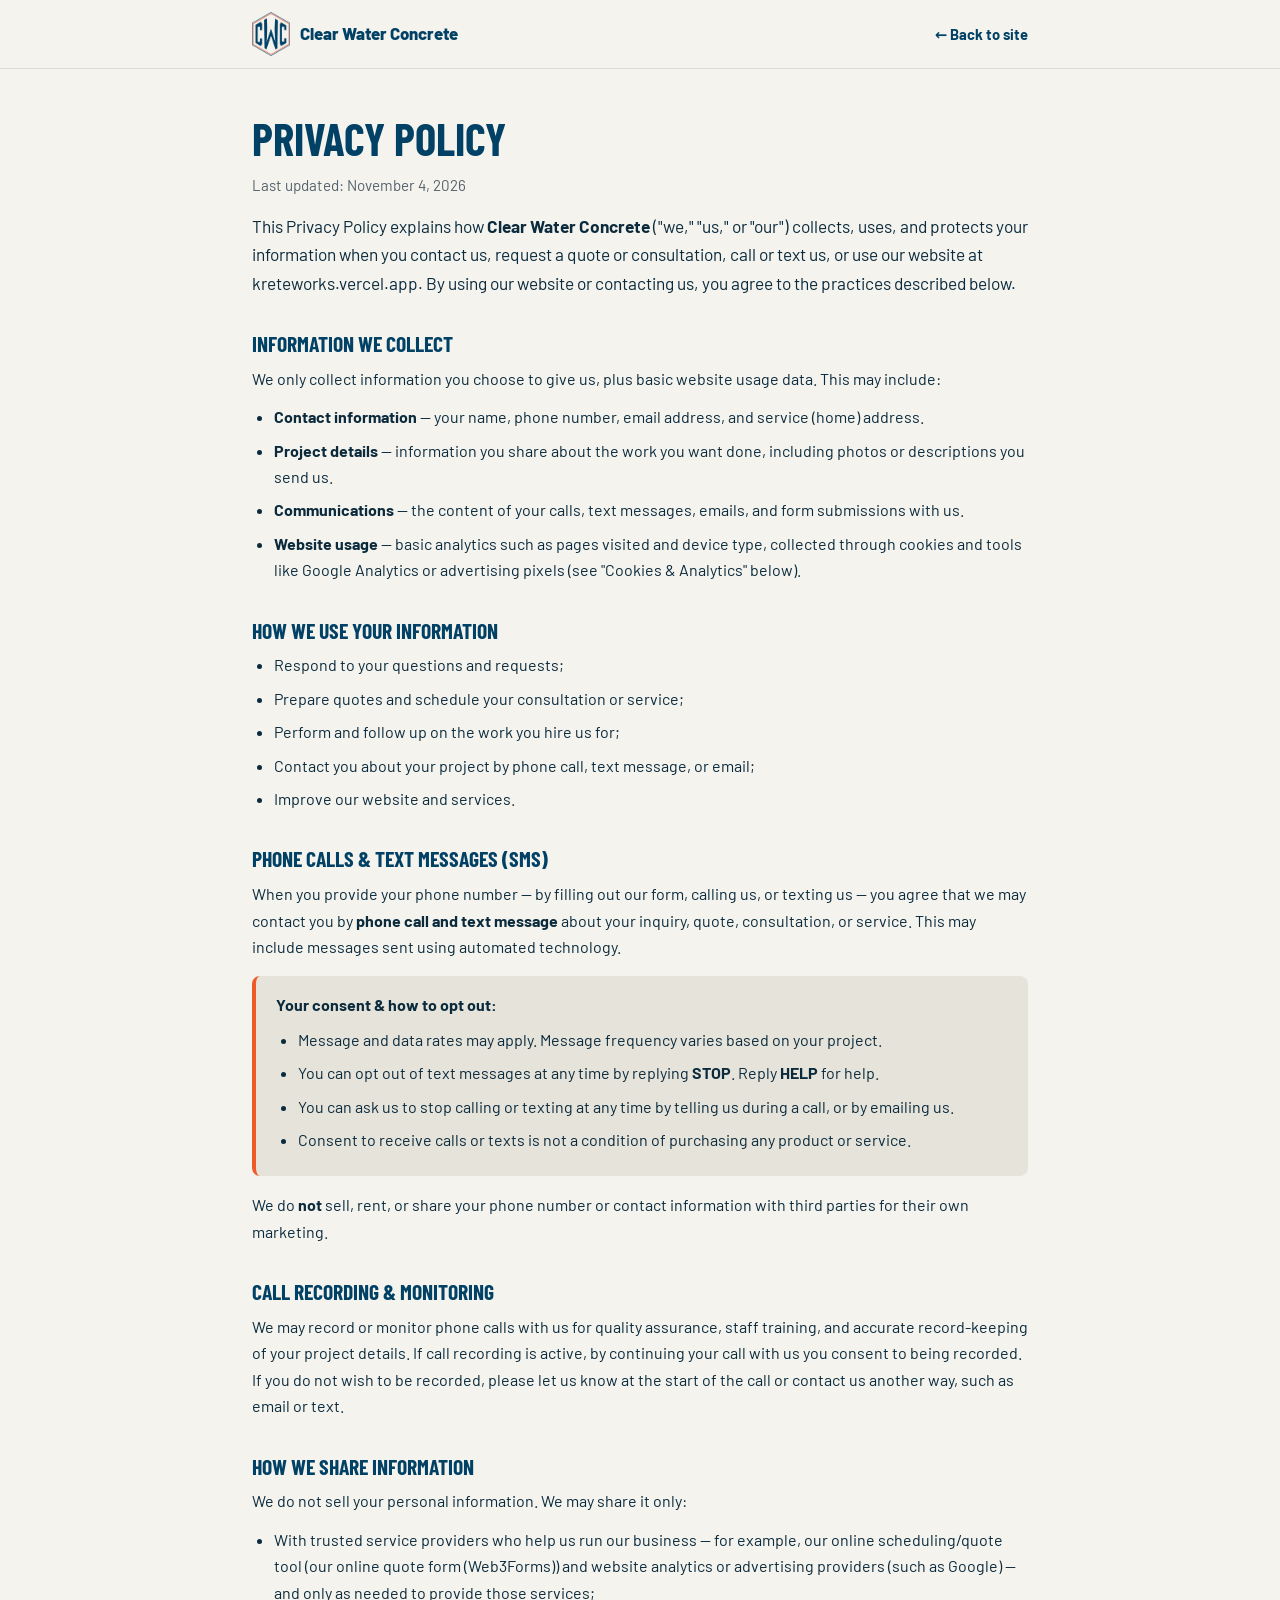
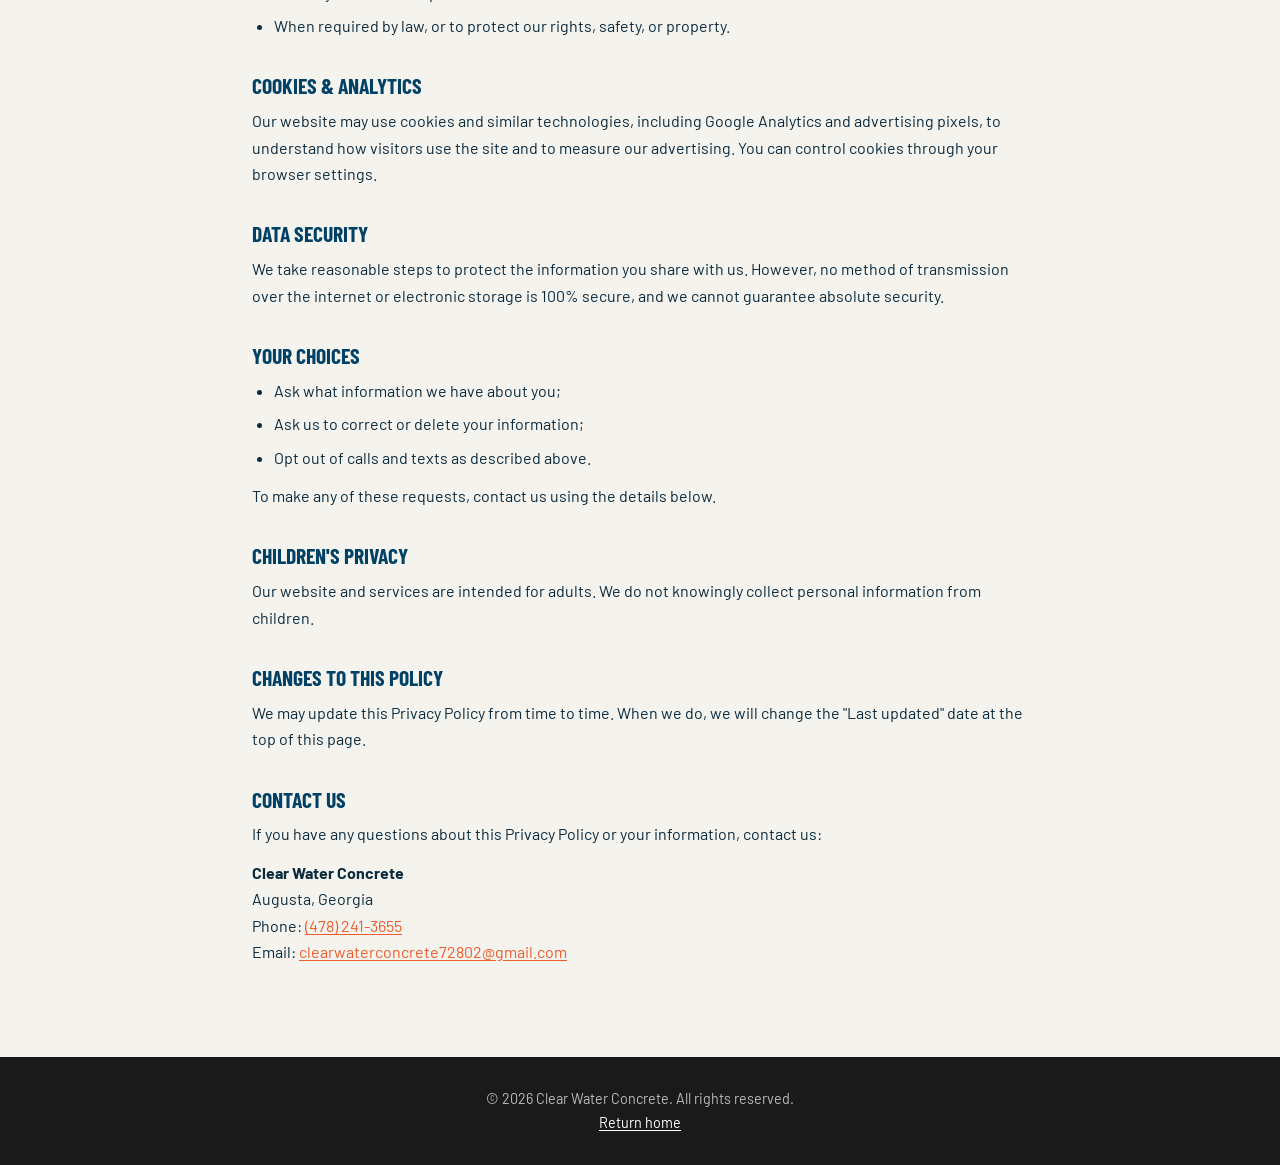
<file: privacy.html>
<!DOCTYPE html>
<html lang="en">
<head>
<meta charset="UTF-8">
<meta name="viewport" content="width=device-width, initial-scale=1.0">
<title>Privacy Policy | Clear Water Concrete</title>
<meta name="description" content="Privacy Policy for Clear Water Concrete — how we collect and use your contact information, phone calls, and text messages.">
<meta name="robots" content="index, follow">
<link rel="icon" href="images/favicon.png">
<link href="https://fonts.googleapis.com/css2?family=Barlow:wght@400;600&family=Barlow+Condensed:wght@800&display=swap" rel="stylesheet">
<style>
  /* Restyle to match the landing page. Neutral defaults below. */
  :root{--ink:#0b2b3d;--brand:#014165;--accent:#f05a29;--bg:#f5f3ee;--bg2:#e6e3db;--muted:#55636c}
  *{margin:0;padding:0;box-sizing:border-box}
  body{font-family:"Barlow",system-ui,sans-serif;color:var(--ink);background:var(--bg);line-height:1.65;-webkit-font-smoothing:antialiased}
  a{color:var(--accent);text-underline-offset:2px}
  h1,h2{color:var(--brand);line-height:1.15;font-family:"Barlow Condensed",system-ui,sans-serif;text-transform:uppercase}
  header{background:var(--bg);border-bottom:1px solid rgba(0,0,0,.1);position:sticky;top:0;z-index:10}
  .hd{max-width:820px;margin:0 auto;padding:12px 22px;display:flex;align-items:center;justify-content:space-between;gap:12px}
  .hd-logo{display:flex;align-items:center;gap:10px;text-decoration:none;color:var(--brand)}
  .hd-logo img{height:44px}
  .hd-logo b{font-weight:800;font-size:1.05rem}
  .hd a.back{font-weight:700;font-size:.92rem;color:var(--brand);text-decoration:none}
  main{max-width:820px;margin:0 auto;padding:44px 22px 80px}
  h1{font-size:clamp(2rem,5vw,2.8rem);margin-bottom:8px}
  .updated{color:var(--muted);font-size:.95rem;margin-bottom:14px}
  .intro{font-size:1.08rem;margin-bottom:10px}
  h2{font-size:1.35rem;margin:34px 0 10px}
  p{margin-bottom:12px}
  ul{margin:0 0 12px 22px}
  li{margin-bottom:7px}
  .callout{background:var(--bg2);border-left:4px solid var(--accent);border-radius:8px;padding:16px 20px;margin:16px 0}
  footer{background:#1a1a1a;color:rgba(255,255,255,.7);padding:30px 22px;text-align:center;font-size:.9rem}
  footer a{color:#fff}
</style>
</head>
<body>
<header>
  <div class="hd">
    <a class="hd-logo" href="index"><img src="images/logo-mark.png" alt="Clear Water Concrete logo"><b>Clear Water Concrete</b></a>
    <a class="back" href="index">← Back to site</a>
  </div>
</header>

<main>
  <h1>Privacy Policy</h1>
  <p class="updated">Last updated: November 4, 2026</p>
  <p class="intro">This Privacy Policy explains how <strong>Clear Water Concrete</strong> ("we," "us," or "our") collects, uses, and protects your information when you contact us, request a quote or consultation, call or text us, or use our website at kreteworks.vercel.app. By using our website or contacting us, you agree to the practices described below.</p>

  <h2>Information We Collect</h2>
  <p>We only collect information you choose to give us, plus basic website usage data. This may include:</p>
  <ul>
    <li><strong>Contact information</strong> — your name, phone number, email address, and service (home) address.</li>
    <li><strong>Project details</strong> — information you share about the work you want done, including photos or descriptions you send us.</li>
    <li><strong>Communications</strong> — the content of your calls, text messages, emails, and form submissions with us.</li>
    <li><strong>Website usage</strong> — basic analytics such as pages visited and device type, collected through cookies and tools like Google Analytics or advertising pixels (see "Cookies &amp; Analytics" below).</li>
  </ul>

  <h2>How We Use Your Information</h2>
  <ul>
    <li>Respond to your questions and requests;</li>
    <li>Prepare quotes and schedule your consultation or service;</li>
    <li>Perform and follow up on the work you hire us for;</li>
    <li>Contact you about your project by phone call, text message, or email;</li>
    <li>Improve our website and services.</li>
  </ul>

  <h2>Phone Calls &amp; Text Messages (SMS)</h2>
  <p>When you provide your phone number — by filling out our form, calling us, or texting us — you agree that we may contact you by <strong>phone call and text message</strong> about your inquiry, quote, consultation, or service. This may include messages sent using automated technology.</p>
  <div class="callout">
    <p style="margin-bottom:8px"><strong>Your consent &amp; how to opt out:</strong></p>
    <ul style="margin-bottom:0">
      <li>Message and data rates may apply. Message frequency varies based on your project.</li>
      <li>You can opt out of text messages at any time by replying <strong>STOP</strong>. Reply <strong>HELP</strong> for help.</li>
      <li>You can ask us to stop calling or texting at any time by telling us during a call, or by emailing us.</li>
      <li>Consent to receive calls or texts is not a condition of purchasing any product or service.</li>
    </ul>
  </div>
  <p>We do <strong>not</strong> sell, rent, or share your phone number or contact information with third parties for their own marketing.</p>

  <h2>Call Recording &amp; Monitoring</h2>
  <p>We may record or monitor phone calls with us for quality assurance, staff training, and accurate record-keeping of your project details. If call recording is active, by continuing your call with us you consent to being recorded. If you do not wish to be recorded, please let us know at the start of the call or contact us another way, such as email or text.</p>

  <h2>How We Share Information</h2>
  <p>We do not sell your personal information. We may share it only:</p>
  <ul>
    <li>With trusted service providers who help us run our business — for example, our online scheduling/quote tool (our online quote form (Web3Forms)) and website analytics or advertising providers (such as Google) — and only as needed to provide those services;</li>
    <li>When required by law, or to protect our rights, safety, or property.</li>
  </ul>

  <h2>Cookies &amp; Analytics</h2>
  <p>Our website may use cookies and similar technologies, including Google Analytics and advertising pixels, to understand how visitors use the site and to measure our advertising. You can control cookies through your browser settings.</p>

  <h2>Data Security</h2>
  <p>We take reasonable steps to protect the information you share with us. However, no method of transmission over the internet or electronic storage is 100% secure, and we cannot guarantee absolute security.</p>

  <h2>Your Choices</h2>
  <ul>
    <li>Ask what information we have about you;</li>
    <li>Ask us to correct or delete your information;</li>
    <li>Opt out of calls and texts as described above.</li>
  </ul>
  <p>To make any of these requests, contact us using the details below.</p>

  <h2>Children's Privacy</h2>
  <p>Our website and services are intended for adults. We do not knowingly collect personal information from children.</p>

  <h2>Changes to This Policy</h2>
  <p>We may update this Privacy Policy from time to time. When we do, we will change the "Last updated" date at the top of this page.</p>

  <h2>Contact Us</h2>
  <p>If you have any questions about this Privacy Policy or your information, contact us:</p>
  <p>
    <strong>Clear Water Concrete</strong><br>
    Augusta, Georgia<br>
    Phone: <a href="tel:+14782413655">(478) 241-3655</a><br>
    Email: <a href="mailto:clearwaterconcrete72802@gmail.com">clearwaterconcrete72802@gmail.com</a>
  </p>
</main>

<footer>
  <div>© <span id="yr"></span> Clear Water Concrete. All rights reserved.</div>
  <div><a href="index">Return home</a></div>
</footer>
<script>document.getElementById('yr').textContent=new Date().getFullYear();</script>
</body>
</html>
</file>
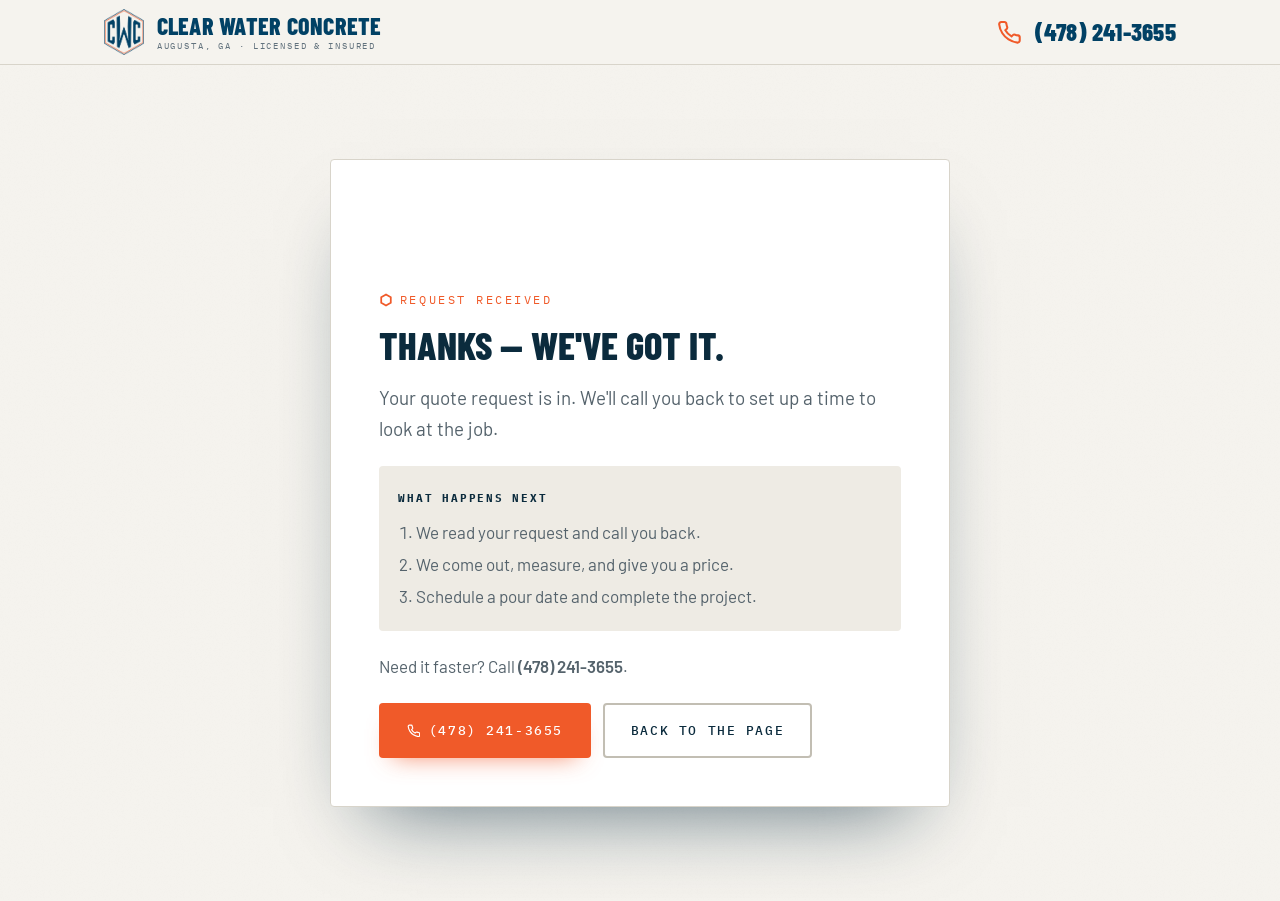
<file: thank-you.html>
<!DOCTYPE html>
<html lang="en">
<head>
<meta charset="UTF-8">
<meta name="viewport" content="width=device-width, initial-scale=1.0">
<!-- Google Ads tag (account 337-956-3454) -->
<script async src="https://www.googletagmanager.com/gtag/js?id=AW-17940849498"></script>
<script>
  window.dataLayer = window.dataLayer || []; function gtag(){ dataLayer.push(arguments); }
  gtag('js', new Date());
  gtag('config', 'AW-17940849498');
  gtag('config', 'AW-17940849498/zwdtCPyo-PkbENrG7upC', { 'phone_conversion_number': '(478) 241-3655' });
</script>
<title>Thanks — Clear Water Concrete</title>
<meta name="robots" content="noindex, nofollow">
<link rel="icon" href="images/favicon.png">
<link rel="preconnect" href="https://fonts.googleapis.com">
<link rel="preconnect" href="https://fonts.gstatic.com" crossorigin>
<link href="https://fonts.googleapis.com/css2?family=Barlow:wght@400;500;600&family=Barlow+Condensed:wght@700;800&family=IBM+Plex+Mono:wght@500&display=swap" rel="stylesheet">
<link rel="stylesheet" href="css/styles.css">
<style>
  .ty { min-height: calc(100vh - 64px); display: grid; place-items: center; padding: clamp(2rem, 6vw, 5rem) var(--gutter); }
  .card { max-width: 620px; width: 100%; background: #fff; border: 1px solid var(--line); border-radius: var(--radius); box-shadow: var(--shadow-lg); padding: clamp(1.8rem, 5vw, 3rem); }
  .check { width: 60px; height: 60px; border-radius: 50%; background: var(--blue); color: #fff; display: grid; place-items: center; margin-bottom: 1.2rem; }
  .check svg { width: 30px; height: 30px; }
  .card h1 { font-size: clamp(1.7rem, 4vw, 2.4rem); text-transform: uppercase; margin-bottom: .8rem; }
  .next { background: var(--paper-2); border-left: 3px solid var(--blue); padding: 1rem 1.2rem; margin: 1.4rem 0; border-radius: var(--radius); }
  .next b { font-family: var(--mono); font-size: .7rem; letter-spacing: .16em; text-transform: uppercase; color: var(--blue); }
  .next ol { margin: .6rem 0 0 1.1rem; padding: 0; color: var(--muted); }
  .next li { margin-bottom: .3rem; }
  .btns { display: flex; flex-wrap: wrap; gap: .8rem; margin-top: 1.4rem; }
</style>
</head>
<body>
<header class="site-header">
  <div class="wrap">
    <div class="brand"><img src="images/logo-mark.png" alt="Clear Water Concrete logo" width="382" height="440"><span class="brand-txt"><b>Clear Water Concrete</b><span>Augusta, GA · Licensed &amp; Insured</span></span></div>
    <a class="header-phone" href="tel:+14782413655"><svg viewBox="0 0 24 24" fill="none" stroke="currentColor" stroke-width="2"><path d="M22 16.92v3a2 2 0 0 1-2.18 2 19.79 19.79 0 0 1-8.63-3.07 19.5 19.5 0 0 1-6-6 19.79 19.79 0 0 1-3.07-8.67A2 2 0 0 1 4.11 2h3a2 2 0 0 1 2 1.72c.13.96.36 1.9.7 2.81a2 2 0 0 1-.45 2.11L8.09 9.91a16 16 0 0 0 6 6l1.27-1.27a2 2 0 0 1 2.11-.45c.9.34 1.85.57 2.81.7A2 2 0 0 1 22 16.92z"/></svg><span class="num">(478) 241-3655</span></a>
  </div>
</header>

<main class="ty">
  <div class="card">
    <div class="check"><svg viewBox="0 0 24 24" fill="none" stroke="currentColor" stroke-width="3" stroke-linecap="round" stroke-linejoin="round"><polyline points="20 6 9 17 4 12"/></svg></div>
    <p class="eyebrow">Request Received</p>
    <h1>Thanks — we've got it.</h1>
    <p class="lead">Your quote request is in. We'll call you back to set up a time to look at the job.</p>
    <div class="next">
      <b>What happens next</b>
      <ol>
        <li>We read your request and call you back.</li>
        <li>We come out, measure, and give you a price.</li>
        <li>Schedule a pour date and complete the project.</li>
      </ol>
    </div>
    <p style="color:var(--muted);margin:0">Need it faster? Call <a href="tel:+14782413655" style="color:var(--blue);font-weight:600">(478) 241-3655</a>.</p>
    <div class="btns">
      <a class="btn btn-primary" href="tel:+14782413655"><svg viewBox="0 0 24 24" fill="none" stroke="currentColor" stroke-width="2"><path d="M22 16.92v3a2 2 0 0 1-2.18 2 19.79 19.79 0 0 1-8.63-3.07 19.5 19.5 0 0 1-6-6 19.79 19.79 0 0 1-3.07-8.67A2 2 0 0 1 4.11 2h3a2 2 0 0 1 2 1.72c.13.96.36 1.9.7 2.81a2 2 0 0 1-.45 2.11L8.09 9.91a16 16 0 0 0 6 6l1.27-1.27a2 2 0 0 1 2.11-.45c.9.34 1.85.57 2.81.7A2 2 0 0 1 22 16.92z"/></svg>(478) 241-3655</a>
      <a class="btn btn-ghost" href="index">Back to the page</a>
    </div>
  </div>
</main>

<script>
  // Google Ads "Quote form" conversion ("Website Lead Form Submission", action 7503513298)
  try { if (typeof gtag === 'function') gtag('event', 'conversion', { 'send_to': 'AW-17940849498/oy7LCNKN-vkbENrG7upC' }); } catch (e) {}
</script>
</body>
</html>
</file>
<file: css/styles.css>
/* =========================================================
   Clear Water Concrete — landing page design system
   Built off the Holdeman / Krete Works pattern (Kennedy's pick),
   re-skinned to the CWC logo: deep navy + orange on a warm
   concrete-white, hexagon motif from the logo badge.
   ========================================================= */

:root {
  /* Brand (sampled from the logo file) */
  --navy:     #014165;   /* logo navy */
  --ink:      #0b2b3d;   /* text */
  --black:    #06283c;   /* dark bands (deep navy) */
  --black-2:  #041d2c;
  --accent:   #f05a29;   /* logo orange */
  --accent-2: #d54a1c;   /* hover */
  --accent-3: #ff9166;   /* light accent on dark */
  --accent-tint:#fde9e1;

  /* Concrete neutrals */
  --paper:    #f5f3ee;
  --paper-2:  #eeebe4;
  --concrete: #e6e3db;
  --line:     #d8d4ca;
  --line-dk:  #c2beb3;
  --steel:    #62727d;
  --muted:    #55636c;

  /* Type */
  --display: "Barlow Condensed", "Arial Narrow", system-ui, sans-serif;
  --body:    "Barlow", system-ui, sans-serif;
  --mono:    "IBM Plex Mono", ui-monospace, monospace;

  /* Rhythm */
  --wrap: 1200px;
  --gutter: clamp(20px, 5vw, 64px);
  --radius: 4px;
  --shadow: 0 1px 2px rgba(6,40,60,.06), 0 18px 40px -24px rgba(6,40,60,.35);
  --shadow-lg: 0 40px 80px -40px rgba(6,40,60,.65);
  --header-h: 64px;
}

* { box-sizing: border-box; }

html { scroll-behavior: smooth; -webkit-text-size-adjust: 100%; background: var(--black); }

body {
  margin: 0;
  font-family: var(--body);
  color: var(--ink);
  background: var(--paper);
  line-height: 1.6;
  font-size: 17px;
  -webkit-font-smoothing: antialiased;
  overflow-x: hidden;
}

img { max-width: 100%; display: block; }
a { color: inherit; text-decoration: none; }

/* ---- Concrete grain overlay ---- */
body::before {
  content: "";
  position: fixed;
  inset: 0;
  z-index: 0;
  pointer-events: none;
  opacity: .5;
  background-image: url("data:image/svg+xml,%3Csvg xmlns='http://www.w3.org/2000/svg' width='140' height='140'%3E%3Cfilter id='n'%3E%3CfeTurbulence type='fractalNoise' baseFrequency='0.85' numOctaves='2' stitchTiles='stitch'/%3E%3C/filter%3E%3Crect width='100%25' height='100%25' filter='url(%23n)' opacity='0.035'/%3E%3C/svg%3E");
}
body > * { position: relative; z-index: 1; }

/* =========================================================
   Layout helpers
   ========================================================= */
.wrap { max-width: var(--wrap); margin-inline: auto; padding-inline: var(--gutter); }
.section { padding-block: clamp(60px, 8.5vw, 120px); }
.band { background: var(--concrete); border-block: 1px solid var(--line); }

/* Eyebrow with the logo chevron */
.eyebrow {
  font-family: var(--mono);
  font-size: .72rem;
  letter-spacing: .22em;
  text-transform: uppercase;
  color: var(--accent);
  display: inline-flex;
  align-items: center;
  gap: .6em;
  margin: 0 0 1.1rem;
  flex-wrap: wrap;
  max-width: 100%;
}
.eyebrow::before {
  content: "";
  width: 14px; height: 14px;
  display: inline-block;
  background: url("data:image/svg+xml,%3Csvg xmlns='http://www.w3.org/2000/svg' viewBox='0 0 24 24'%3E%3Cpath d='M12 2.5l8.2 4.75v9.5L12 21.5l-8.2-4.75v-9.5z' fill='none' stroke='%23f05a29' stroke-width='3'/%3E%3C/svg%3E") center/contain no-repeat;
}
.eyebrow.on-dark { color: var(--accent-3); }

h1, h2, h3 { font-family: var(--display); font-weight: 800; line-height: 1.02; letter-spacing: -.01em; margin: 0; }

.h-xl { font-size: clamp(2.4rem, 6.6vw, 5rem); text-transform: uppercase; letter-spacing: -.02em; line-height: .96; }
.h-lg { font-size: clamp(1.9rem, 4.4vw, 3.2rem); text-transform: uppercase; }
.h-md { font-size: clamp(1.35rem, 2.4vw, 1.85rem); }
.accent { color: var(--accent); font-style: italic; }

.lead { font-size: clamp(1.02rem, 1.5vw, 1.18rem); color: var(--muted); max-width: 60ch; }

/* =========================================================
   Buttons
   ========================================================= */
.btn {
  --pad-y: .95rem;
  display: inline-flex;
  align-items: center;
  gap: .65em;
  padding: var(--pad-y) 1.6rem;
  font-family: var(--mono);
  font-size: .82rem;
  letter-spacing: .12em;
  text-transform: uppercase;
  font-weight: 500;
  border-radius: var(--radius);
  border: 2px solid transparent;
  cursor: pointer;
  transition: transform .18s ease, background .18s ease, color .18s ease, box-shadow .18s ease;
  white-space: nowrap;
  min-height: 44px;
}
.btn svg { width: 1.05em; height: 1.05em; }
.btn-primary { background: var(--accent); color: #fff; box-shadow: 0 12px 24px -14px rgba(240,90,41,.75); }
.btn-primary:hover { background: var(--accent-2); transform: translateY(-2px); }
.btn-ghost { background: transparent; border-color: var(--line-dk); color: var(--ink); }
.btn-ghost:hover { border-color: var(--ink); transform: translateY(-2px); }
.btn-ghost.on-dark { border-color: rgba(255,255,255,.28); color: #fff; }
.btn-ghost.on-dark:hover { border-color: #fff; background: rgba(255,255,255,.06); }
.btn-lg { --pad-y: 1.15rem; font-size: .86rem; padding-inline: 2rem; }

/* =========================================================
   Info bar (above the header)
   ========================================================= */
.info-bar {
  position: relative;
  z-index: 60;              /* above the header's shield */
  background: var(--black);
  color: rgba(255,255,255,.72);
  font-family: var(--mono);
  font-size: .68rem;
  letter-spacing: .1em;
  text-transform: uppercase;
}
.info-bar .wrap { display: flex; justify-content: space-between; align-items: center; gap: 1rem; padding-block: .45rem; }
.info-bar span { display: inline-flex; align-items: center; gap: .45em; white-space: nowrap; }
.info-bar svg { width: 12px; height: 12px; color: var(--accent-3); }
.info-bar .dot { width: 7px; height: 7px; border-radius: 50%; background: #3fd17a; box-shadow: 0 0 0 0 rgba(63,209,122,.6); animation: pulse 2s infinite; }
@keyframes pulse { 0% { box-shadow: 0 0 0 0 rgba(63,209,122,.55); } 70% { box-shadow: 0 0 0 7px rgba(63,209,122,0); } 100% { box-shadow: 0 0 0 0 rgba(63,209,122,0); } }
@media (max-width: 720px) {
  .hide-m { display: none !important; }
}

/* =========================================================
   Header (sticky + Safari shield)
   ========================================================= */
.site-header {
  position: sticky;
  top: 0;
  z-index: 50;
  background: var(--paper);
  border-bottom: 1px solid var(--line);
}
.site-header::before {
  content: "";
  position: absolute;
  left: 0; right: 0;
  bottom: 100%;
  height: 100vh;
  background: var(--paper);
  pointer-events: none;
}
.site-header .wrap {
  display: flex;
  align-items: center;
  justify-content: space-between;
  gap: 1rem;
  padding-block: .55rem;
  min-height: var(--header-h);
}
.brand { display: flex; align-items: center; gap: .8rem; }
.brand img { height: 48px; width: auto; }
.brand-txt { display: flex; flex-direction: column; line-height: 1; }
.brand-txt b { font-family: var(--display); font-weight: 800; text-transform: uppercase; letter-spacing: -.01em; font-size: 1.02rem; }
.brand-txt span { font-family: var(--mono); font-size: .58rem; letter-spacing: .2em; text-transform: uppercase; color: var(--steel); margin-top: 3px; }
.header-phone {
  font-family: var(--display);
  font-weight: 800;
  font-size: 1.15rem;
  letter-spacing: .01em;
  display: inline-flex;
  align-items: center;
  gap: .5em;
  min-height: 44px;
}
.header-phone svg { width: 1em; height: 1em; color: var(--accent); }
@media (max-width: 720px) {
  .brand-txt { display: none; }
  .brand img { height: 44px; }
}
@media (max-width: 400px) {
  .brand img { height: 40px; }
  .header-phone { font-size: 1rem; }
}

/* =========================================================
   Hero
   ========================================================= */
.hero { position: relative; overflow: hidden; }
.hero-inner {
  display: grid;
  grid-template-columns: 1fr 1fr;
  gap: clamp(2rem, 4vw, 4rem);
  align-items: center;
  padding-block: clamp(26px, 3.4vw, 48px);
}
.hero-inner > * { min-width: 0; }
.hero-copy { max-width: 50ch; }
.hero-copy h1 { font-size: clamp(1.7rem, 3.2vw, 2.6rem); margin-bottom: 1rem; }
.hero-copy .lead { font-size: clamp(1rem, 1.4vw, 1.1rem); margin-bottom: 0; }
@media (max-width: 900px) { .hero-copy .lead { font-size: .98rem; } .hero-copy .eyebrow { font-size: .66rem; } }
.hero-actions { display: flex; flex-wrap: wrap; gap: .9rem; margin-top: 1.5rem; }
.hero-pills { display: flex; flex-wrap: wrap; gap: .5rem; margin-top: 1.3rem; }
.pill {
  font-family: var(--mono); font-size: .66rem; letter-spacing: .12em; text-transform: uppercase;
  border: 1px solid var(--line-dk); border-radius: 100px; padding: .42rem .85rem; color: var(--ink);
  display: inline-flex; align-items: center; gap: .45em; background: rgba(255,255,255,.5);
}
.pill svg { width: 12px; height: 12px; color: var(--accent); }

/* Hero media — framed with logo-chevron ticks */
.hero-media { position: relative; }
.hero-media .frame {
  position: relative;
  border-radius: var(--radius);
  overflow: hidden;
  box-shadow: var(--shadow-lg);
  aspect-ratio: 4 / 3.15;
  background: var(--concrete);
}
.hero-media .frame img { width: 100%; height: 100%; object-fit: cover; }
.hero-media .frame::after {
  content: "";
  position: absolute; inset: 0;
  background: linear-gradient(180deg, rgba(4,29,44,0) 45%, rgba(4,29,44,.55) 100%);
}
.hero-tag {
  position: absolute;
  left: -18px; bottom: 26px;
  background: var(--black);
  color: #fff;
  font-family: var(--mono);
  font-size: .7rem;
  letter-spacing: .12em;
  text-transform: uppercase;
  padding: .7rem 1rem;
  border-left: 3px solid var(--accent);
  box-shadow: var(--shadow);
  z-index: 2;
}
.corner-tick { position: absolute; width: 16px; height: 16px; border: 2px solid var(--accent); z-index: 2; }
.corner-tick.tl { top: 12px; left: 12px; border-right: 0; border-bottom: 0; }
.corner-tick.br { bottom: 12px; right: 12px; border-left: 0; border-top: 0; }

@media (max-width: 900px) {
  .hero-inner { grid-template-columns: minmax(0, 1fr); gap: 1.4rem; padding-block: 18px 28px; }
  .hero-media { order: -1; max-width: 560px; }
  .hero-media .frame { aspect-ratio: 16 / 9; }
  .hero-tag { left: 0; bottom: 14px; }
  .hero-copy h1 { font-size: clamp(1.6rem, 7vw, 2.2rem); }
  .hero-actions .btn { flex: 1 1 100%; justify-content: center; }
}

/* =========================================================
   Trust strip (right under the hero)
   ========================================================= */
.trust-strip { background: var(--black); color: #fff; }
.trust-strip .wrap {
  display: grid;
  grid-template-columns: repeat(3, 1fr);
  gap: 1rem;
  padding-block: .9rem;
}
.trust-strip .t {
  display: flex; align-items: center; justify-content: center; gap: .6rem;
  font-family: var(--mono); font-size: .72rem; letter-spacing: .14em; text-transform: uppercase;
  text-align: center;
}
.trust-strip .t svg { width: 16px; height: 16px; color: var(--accent-3); flex: none; }
.trust-strip .t .stars { color: #f3b23c; letter-spacing: .05em; font-size: .9rem; }
.trust-strip .t + .t { border-left: 1px solid rgba(255,255,255,.12); }
@media (max-width: 720px) {
  .trust-strip .wrap { grid-template-columns: 1fr; gap: .35rem; padding-block: .7rem; }
  .trust-strip .t + .t { border-left: 0; }
  .trust-strip .t { justify-content: center; text-align: center; font-size: .68rem; }
}

/* =========================================================
   Section headers
   ========================================================= */
.section-head { max-width: 62ch; margin-bottom: clamp(2.2rem, 5vw, 3.4rem); }
.section-head.center { margin-inline: auto; text-align: center; }
.section-head.center .eyebrow { justify-content: center; }
.section-head p { margin: 1.2rem 0 0; }

/* =========================================================
   "The Work" — one service (or set), text + two big photos
   ========================================================= */
.work {
  display: grid;
  grid-template-columns: minmax(0, 1.05fr) minmax(0, .95fr);
  gap: clamp(2rem, 5vw, 4.5rem);
  align-items: center;
}
.work-copy { max-width: 56ch; }
.work-copy .section-head { margin-bottom: 1.4rem; }
.work-list { list-style: none; padding: 0; margin: 1.4rem 0 0; display: grid; gap: .7rem; }
.work-list li { display: flex; gap: .75rem; align-items: flex-start; }
.work-list li svg { width: 20px; height: 20px; color: var(--accent); flex: none; margin-top: 3px; }
.work-list li b { font-family: var(--display); font-weight: 700; }
.work-list li span { display: block; color: var(--muted); font-size: .95rem; }
.work-set { display: grid; grid-template-columns: 1fr 1fr; gap: 1.1rem 1.6rem; margin-top: 1.6rem; }
.work-set .ws { border-top: 2px solid var(--ink); padding-top: .8rem; }
.work-set .ws .k { font-family: var(--mono); font-size: .66rem; letter-spacing: .14em; text-transform: uppercase; color: var(--accent); }
.work-set .ws h3 { font-size: 1.05rem; margin: .35rem 0 .3rem; text-transform: uppercase; }
.work-set .ws p { margin: 0; color: var(--muted); font-size: .92rem; }
.work-set .ws a { border-bottom: 1px solid var(--line-dk); }
.work-set .ws a:hover { border-color: var(--accent); color: var(--accent); }

.work-pics {
  display: grid;
  grid-template-columns: 1fr 1fr;
  gap: 14px;
  align-items: start;
}
.work-pic {
  position: relative;
  padding: 0; border: 0; background: none; cursor: zoom-in;
  display: block; width: 100%;
  aspect-ratio: 4 / 5;
  border-radius: var(--radius);
  overflow: hidden;
  box-shadow: var(--shadow-lg);
  background: var(--concrete);
  transition: transform .25s ease;
}
.work-pic:hover { transform: translateY(-4px); }
.work-pic img { width: 100%; height: 100%; object-fit: cover; }
.work-pic:nth-child(2) { margin-top: 2.6rem; }
.work-pic .cap {
  position: absolute; left: 0; right: 0; bottom: 0;
  font-family: var(--mono); font-size: .62rem; letter-spacing: .12em; text-transform: uppercase;
  color: #fff; padding: .7rem .75rem;
  background: linear-gradient(0deg, rgba(4,29,44,.82), transparent);
  text-align: left;
}
.work-pic::after {
  content: "";
  position: absolute; right: 8px; top: 8px;
  width: 26px; height: 26px; border-radius: 6px;
  background: rgba(4,29,44,.7) url("data:image/svg+xml,%3Csvg xmlns='http://www.w3.org/2000/svg' width='16' height='16' fill='none' stroke='white' stroke-width='2' stroke-linecap='round'%3E%3Cpath d='M4 10V4h6M20 14v6h-6M4 4l6 6M20 20l-6-6'/%3E%3C/svg%3E") center/15px no-repeat;
}
@media (max-width: 860px) {
  .work { grid-template-columns: 1fr; }
  .work-pics { order: 2; }
  .work-pic { aspect-ratio: 4 / 4.4; }
  .work-pic:nth-child(2) { margin-top: 1.6rem; }
}
@media (max-width: 520px) {
  .work-set { grid-template-columns: 1fr; }
}

/* =========================================================
   Split / detail block
   ========================================================= */
.split {
  display: grid;
  grid-template-columns: 1fr 1fr;
  gap: clamp(2rem, 5vw, 4.5rem);
  align-items: center;
}
.split.reverse .split-media { order: 2; }
.split-media {
  position: relative;
  border-radius: var(--radius);
  overflow: hidden;
  box-shadow: var(--shadow);
  aspect-ratio: 5 / 4;
  background: var(--concrete);
}
.split-media img { width: 100%; height: 100%; object-fit: cover; }
.split ul { list-style: none; padding: 0; margin: 1.5rem 0 0; display: grid; gap: .75rem; }
.split ul li { display: flex; gap: .8rem; align-items: flex-start; color: var(--ink); }
.split ul li svg { width: 20px; height: 20px; color: var(--accent); flex: none; margin-top: 3px; }
.split .btn { margin-top: 1.6rem; }
@media (max-width: 820px) {
  .split { grid-template-columns: 1fr; }
  .split.reverse .split-media { order: -1; }
}

/* =========================================================
   Why-choose / feature strip
   ========================================================= */
.features {
  display: grid;
  grid-template-columns: repeat(auto-fit, minmax(220px, 1fr));
  gap: clamp(1.4rem, 3vw, 2.4rem);
}
.feature { border-top: 2px solid var(--ink); padding-top: 1.2rem; }
.feature .k { font-family: var(--mono); font-size: .72rem; letter-spacing: .14em; text-transform: uppercase; color: var(--accent); }
.feature h3 { font-size: 1.2rem; margin: .5rem 0 .5rem; text-transform: uppercase; }
.feature p { margin: 0; color: var(--muted); font-size: .95rem; }

/* =========================================================
   How it works — 3 steps
   ========================================================= */
.steps { display: grid; grid-template-columns: repeat(3, 1fr); gap: 1px; background: var(--line); border: 1px solid var(--line); border-radius: var(--radius); overflow: hidden; }
.step { background: var(--paper); padding: clamp(1.4rem, 3vw, 2.2rem); }
.step .n { font-family: var(--display); font-weight: 900; font-size: 2.2rem; color: var(--accent); line-height: 1; font-style: italic; }
.step h3 { font-size: 1.15rem; margin: .7rem 0 .4rem; text-transform: uppercase; }
.step p { margin: 0; color: var(--muted); font-size: .95rem; }
@media (max-width: 720px) { .steps { grid-template-columns: 1fr; } }

/* =========================================================
   Gallery
   ========================================================= */
.gallery { display: grid; grid-template-columns: repeat(12, 1fr); gap: 12px; }
.gallery figure { margin: 0; position: relative; overflow: hidden; border-radius: var(--radius); background: var(--concrete); }
.gallery img { width: 100%; height: 100%; object-fit: cover; transition: transform .6s cubic-bezier(.2,.7,.2,1); }
.gallery figure:hover img { transform: scale(1.05); }
.gallery figcaption {
  position: absolute; left: 0; bottom: 0;
  font-family: var(--mono); font-size: .64rem; letter-spacing: .12em; text-transform: uppercase;
  color: #fff; padding: .6rem .7rem;
  background: linear-gradient(0deg, rgba(4,29,44,.8), transparent);
  width: 100%;
}
.g-tall { grid-column: span 4; grid-row: span 2; aspect-ratio: 3/4; }
.g-wide { grid-column: span 8; aspect-ratio: 16/9; }
.g-sq   { grid-column: span 4; aspect-ratio: 1; }
.g-half { grid-column: span 6; aspect-ratio: 3/2; }
@media (max-width: 780px) {
  .gallery { grid-template-columns: repeat(2, 1fr); }
  .g-tall, .g-wide, .g-sq, .g-half { grid-column: span 1; grid-row: auto; aspect-ratio: 4/3; }
}

/* =========================================================
   Reviews — dark banner card
   ========================================================= */
.review-banner {
  background: var(--black);
  color: #fff;
  border-radius: var(--radius);
  padding: clamp(1.6rem, 4vw, 2.6rem);
  display: flex; flex-wrap: wrap; align-items: center; justify-content: space-between; gap: 1.2rem 2rem;
  position: relative; overflow: hidden;
}
.review-banner::before {
  content: "";
  position: absolute; inset: 0;
  background-image: url("data:image/svg+xml,%3Csvg xmlns='http://www.w3.org/2000/svg' width='84' height='96' viewBox='0 0 84 96'%3E%3Cpath d='M42 6l34 20v44L42 90 8 70V26z' fill='none' stroke='rgba(255,255,255,0.05)' stroke-width='2'/%3E%3C/svg%3E");
  pointer-events: none;
}
.review-banner > * { position: relative; }
.review-banner .big { display: flex; align-items: center; gap: 1rem; }
.review-banner .big b { font-family: var(--display); font-weight: 900; font-size: clamp(2.4rem, 5vw, 3.4rem); line-height: 1; }
.review-banner .big .stars { color: #f3b23c; font-size: 1.3rem; letter-spacing: .08em; display: block; }
.review-banner .big span small { display: block; font-family: var(--mono); font-size: .68rem; letter-spacing: .14em; text-transform: uppercase; color: rgba(255,255,255,.6); margin-top: .3rem; }
.review-banner p { margin: 0; max-width: 46ch; color: rgba(255,255,255,.78); }
.reviews { display: grid; grid-template-columns: repeat(auto-fit, minmax(260px, 1fr)); gap: 1.2rem; margin-top: 1.2rem; }
.review { background: #fff; border: 1px solid var(--line); border-radius: var(--radius); padding: 1.8rem; box-shadow: var(--shadow); margin: 0; }
.review .stars { color: #f3b23c; letter-spacing: .18em; font-size: .95rem; }
.review p { font-size: 1.05rem; margin: 1rem 0 1.4rem; }
.review .who { font-family: var(--mono); font-size: .74rem; letter-spacing: .1em; text-transform: uppercase; color: var(--steel); }

/* =========================================================
   Service-area band
   ========================================================= */
.area-inner { display: flex; flex-wrap: wrap; align-items: center; justify-content: space-between; gap: 1.4rem; }
.area-inner .cties { display: flex; flex-wrap: wrap; gap: .6rem; max-width: 640px; }
.chip {
  font-family: var(--mono); font-size: .72rem; letter-spacing: .08em; text-transform: uppercase;
  background: var(--paper); border: 1px solid var(--line-dk); border-radius: 100px; padding: .5rem .95rem;
}
.chip.sc::after, .chip.ga::after { content: " SC"; color: var(--steel); }
.chip.ga::after { content: " GA"; }

/* =========================================================
   FAQ
   ========================================================= */
.faq { max-width: 820px; margin-inline: auto; border-top: 1px solid var(--line); }
.faq details { border-bottom: 1px solid var(--line); }
.faq summary {
  list-style: none; cursor: pointer;
  font-family: var(--display); font-weight: 700; font-size: 1.08rem;
  padding: 1.1rem 2.4rem 1.1rem 0; position: relative;
}
.faq summary::-webkit-details-marker { display: none; }
.faq summary::after {
  content: ""; position: absolute; right: 6px; top: 50%; width: 12px; height: 12px;
  border-right: 2.5px solid var(--accent); border-bottom: 2.5px solid var(--accent);
  transform: translateY(-70%) rotate(45deg); transition: transform .2s ease;
}
.faq details[open] summary::after { transform: translateY(-30%) rotate(-135deg); }
.faq details p { margin: 0 0 1.2rem; color: var(--muted); max-width: 70ch; }

/* =========================================================
   Dark CTA + quote form
   ========================================================= */
.cta-band { background: var(--black); color: #fff; position: relative; overflow: hidden; }
.cta-band::before {
  content: "";
  position: absolute; inset: 0;
  background-image: linear-gradient(rgba(255,255,255,.04) 1px, transparent 1px), linear-gradient(90deg, rgba(255,255,255,.04) 1px, transparent 1px);
  background-size: 44px 44px;
  mask-image: radial-gradient(circle at 70% 30%, #000, transparent 75%);
  pointer-events: none;
}
.cta-grid { display: grid; grid-template-columns: 1fr 1fr; gap: clamp(2rem, 6vw, 5rem); align-items: center; }
.cta-grid h2 { color: #fff; margin-bottom: 1.2rem; }
.cta-grid .lead { color: rgba(255,255,255,.72); }
.cta-contact { margin-top: 2rem; display: grid; gap: 1rem; }
.cta-contact a.big-phone {
  font-family: var(--display); font-weight: 800;
  font-size: clamp(1.8rem, 4vw, 2.6rem);
  color: #fff; display: inline-flex; align-items: center; gap: .5rem;
}
.cta-contact a.big-phone svg { width: .9em; height: .9em; color: var(--accent); }
.cta-meta { font-family: var(--mono); font-size: .74rem; letter-spacing: .12em; text-transform: uppercase; color: rgba(255,255,255,.55); display: grid; gap: .4rem; }
.cta-meta span svg { width: 14px; height: 14px; color: var(--accent); vertical-align: -2px; margin-right: .4em; }

.quote-form {
  background: rgba(255,255,255,.04);
  border: 1px solid rgba(255,255,255,.12);
  border-radius: var(--radius);
  padding: clamp(1.5rem, 3vw, 2.4rem);
  backdrop-filter: blur(4px);
}
.quote-form .frow { display: grid; grid-template-columns: 1fr 1fr; gap: 1rem; }
.field { display: flex; flex-direction: column; gap: .4rem; margin-bottom: 1rem; }
.field label { font-family: var(--mono); font-size: .66rem; letter-spacing: .14em; text-transform: uppercase; color: rgba(255,255,255,.6); }
.field input, .field select, .field textarea {
  font-family: var(--body);
  font-size: 1rem;
  color: #fff;
  background: rgba(255,255,255,.06);
  border: 1px solid rgba(255,255,255,.16);
  border-radius: var(--radius);
  padding: .8rem .9rem;
  min-height: 44px;
  transition: border-color .16s ease, background .16s ease;
}
.field input::placeholder, .field textarea::placeholder { color: rgba(255,255,255,.35); }
.field select { color: #fff; }
.field select option { color: #111; }
.field input:focus, .field select:focus, .field textarea:focus { outline: none; border-color: var(--accent); background: rgba(255,255,255,.1); }
.quote-form .btn { width: 100%; justify-content: center; margin-top: .4rem; }
.form-note { font-family: var(--mono); font-size: .64rem; letter-spacing: .06em; color: rgba(255,255,255,.45); margin: .9rem 0 0; text-align: center; }
.hp { position: absolute; left: -9999px; opacity: 0; height: 0; width: 0; }
@media (max-width: 860px) {
  .cta-grid { grid-template-columns: 1fr; }
  .quote-form .frow { grid-template-columns: 1fr; }
}

/* =========================================================
   Footer
   ========================================================= */
.site-footer { background: var(--black-2); color: rgba(255,255,255,.7); padding-block: clamp(2.6rem, 5vw, 3.6rem) 0; }
.footer-grid { display: flex; flex-wrap: wrap; justify-content: space-between; gap: 2rem; align-items: flex-start; }
.site-footer .brand-txt b { color: #fff; }
.site-footer a:hover { color: var(--accent-3); }
.foot-col h4 { font-family: var(--mono); font-size: .7rem; letter-spacing: .16em; text-transform: uppercase; color: rgba(255,255,255,.5); margin: 0 0 .9rem; font-weight: 500; }
.foot-col p, .foot-col a { display: block; font-size: .95rem; margin-bottom: .4rem; }
.foot-logo { height: 56px; width: auto; margin-bottom: .8rem; }
.foot-bottom { border-top: 1px solid rgba(255,255,255,.1); margin-top: 2.4rem; padding-top: 1.4rem; font-family: var(--mono); font-size: .68rem; letter-spacing: .08em; color: rgba(255,255,255,.42); display: flex; flex-wrap: wrap; gap: .6rem 1.4rem; justify-content: space-between; }
.cl-credit { text-align: center; font-size: .78rem; line-height: 1.5; padding: 16px 16px 18px; color: rgba(255,255,255,.45); }
.cl-credit a { color: inherit; font-weight: 600; text-decoration: underline; text-underline-offset: 2px; }

/* =========================================================
   Sticky mobile bar (STICKY, after the footer — Safari recipe)
   ========================================================= */
.mobile-bar {
  display: none;
  position: sticky;
  bottom: 0;
  z-index: 70;
  background: var(--black);
  padding: 10px 12px;
  gap: 10px;
  border-top: 1px solid rgba(255,255,255,.12);
  transform: translateY(110%);
  transition: transform .25s ease;
}
.mobile-bar::after {
  content: "";
  position: absolute; left: 0; right: 0; top: 100%; height: 100vh;
  background: var(--black); pointer-events: none;
}
.mobile-bar.show { transform: none; }
.mobile-bar a {
  flex: 1; min-height: 48px;
  display: inline-flex; align-items: center; justify-content: center; gap: .5em;
  font-family: var(--mono); font-size: .8rem; letter-spacing: .08em; text-transform: uppercase; font-weight: 600;
  border-radius: var(--radius);
}
.mobile-bar a svg { width: 16px; height: 16px; }
.mobile-bar .mb-call { background: var(--accent); color: #fff; font-family: var(--display); font-size: 1rem; letter-spacing: .01em; text-transform: none; }
.mobile-bar .mb-quote { background: transparent; color: #fff; border: 1.5px solid rgba(255,255,255,.35); }
@media (max-width: 860px) { .mobile-bar { display: flex; } }

/* =========================================================
   Lightbox
   ========================================================= */
.lightbox {
  position: fixed; inset: 0; z-index: 200;
  display: none; align-items: center; justify-content: center;
  padding: clamp(1rem, 5vw, 3rem);
  background: rgba(4,29,44,.92); backdrop-filter: blur(4px);
}
.lightbox.open { display: flex; }
.lightbox img { max-width: min(94vw, 1100px); max-height: 88vh; width: auto; height: auto; border-radius: var(--radius); box-shadow: var(--shadow-lg); }
.lightbox-close {
  position: absolute; top: clamp(.8rem, 3vw, 1.6rem); right: clamp(.8rem, 3vw, 1.6rem);
  width: 44px; height: 44px; border: none; border-radius: 50%;
  background: rgba(255,255,255,.14); color: #fff; font-size: 1.6rem; line-height: 1; cursor: pointer;
}
.lightbox-close:hover { background: rgba(255,255,255,.26); }

/* =========================================================
   Scroll reveal
   ========================================================= */
.reveal { opacity: 0; transform: translateY(22px); transition: opacity .7s ease, transform .7s cubic-bezier(.2,.7,.2,1); }
.reveal.in { opacity: 1; transform: none; }
.reveal.d1 { transition-delay: .08s; }
.reveal.d2 { transition-delay: .16s; }
.reveal.d3 { transition-delay: .24s; }
@media (prefers-reduced-motion: reduce) {
  .reveal { opacity: 1; transform: none; transition: none; }
  html { scroll-behavior: auto; }
  .info-bar .dot { animation: none; }
}

/* =========================================================
   Clear Water re-skin — condensed display type needs more size
   ========================================================= */
h1, h2, h3 { font-weight: 800; letter-spacing: 0; line-height: .98; }
.h-xl { letter-spacing: 0; line-height: .94; }
.hero-copy h1 { font-size: clamp(2.5rem, 4.5vw, 3.9rem); }
.h-lg { font-size: clamp(2.3rem, 5.2vw, 4rem); }
.h-md { font-size: clamp(1.7rem, 3vw, 2.4rem); }
.accent { font-style: italic; }
.brand img { height: 46px; }
.brand-txt b { font-size: 1.5rem; letter-spacing: .01em; color: var(--navy); }
.brand-txt b i { font-style: normal; color: var(--accent); }
.header-phone { font-size: 1.55rem; color: var(--navy); }
.work-set .ws h3 { font-size: 1.35rem; }
.work-list li b { font-size: 1.25rem; font-weight: 700; text-transform: uppercase; letter-spacing: .01em; line-height: 1.1; display: block; }
.feature h3 { font-size: 1.5rem; }
.step .n { font-size: 2.8rem; }
.step h3 { font-size: 1.45rem; }
.faq summary { font-size: 1.32rem; letter-spacing: .005em; }
.review-banner .big b { font-size: clamp(3rem, 6vw, 4.2rem); }
.cta-contact a.big-phone { font-size: clamp(2.3rem, 5vw, 3.3rem); }
.mobile-bar .mb-call { font-size: 1.3rem; font-weight: 700; }
.foot-logo { height: 104px; }
.trust-strip { background: var(--navy); }
.hero-tag { background: var(--navy); }
.work-set .ws, .feature { border-top-color: var(--navy); }
/* Hexagon corner on the hero photo (logo badge) */
.hero-media .frame { clip-path: polygon(0 0, calc(100% - 34px) 0, 100% 34px, 100% 100%, 34px 100%, 0 calc(100% - 34px)); }
.corner-tick { display: none; }
.hero-media::before { content: ""; position: absolute; right: -10px; top: -10px; width: 64px; height: 64px; border-top: 3px solid var(--accent); border-right: 3px solid var(--accent); clip-path: polygon(0 0, 100% 0, 100% 100%, calc(100% - 3px) 100%, calc(100% - 3px) 34px, calc(100% - 34px) 3px, 0 3px); z-index: 2; pointer-events: none; }
@media (max-width: 900px) {
  .hero-copy h1 { font-size: clamp(2.3rem, 10.5vw, 3.1rem); }
  .hero-media .frame { clip-path: polygon(0 0, calc(100% - 22px) 0, 100% 22px, 100% 100%, 22px 100%, 0 calc(100% - 22px)); }
  .hero-media::before { display: none; }
}
@media (max-width: 720px) { .brand img { height: 42px; } .header-phone { font-size: 1.45rem; } }
@media (max-width: 400px) { .brand img { height: 38px; } .header-phone { font-size: 1.3rem; } }

/* Hero photo: keep the concrete in frame when the crop gets wide */
.hero-media .frame img { object-position: center 72%; }
</file>
